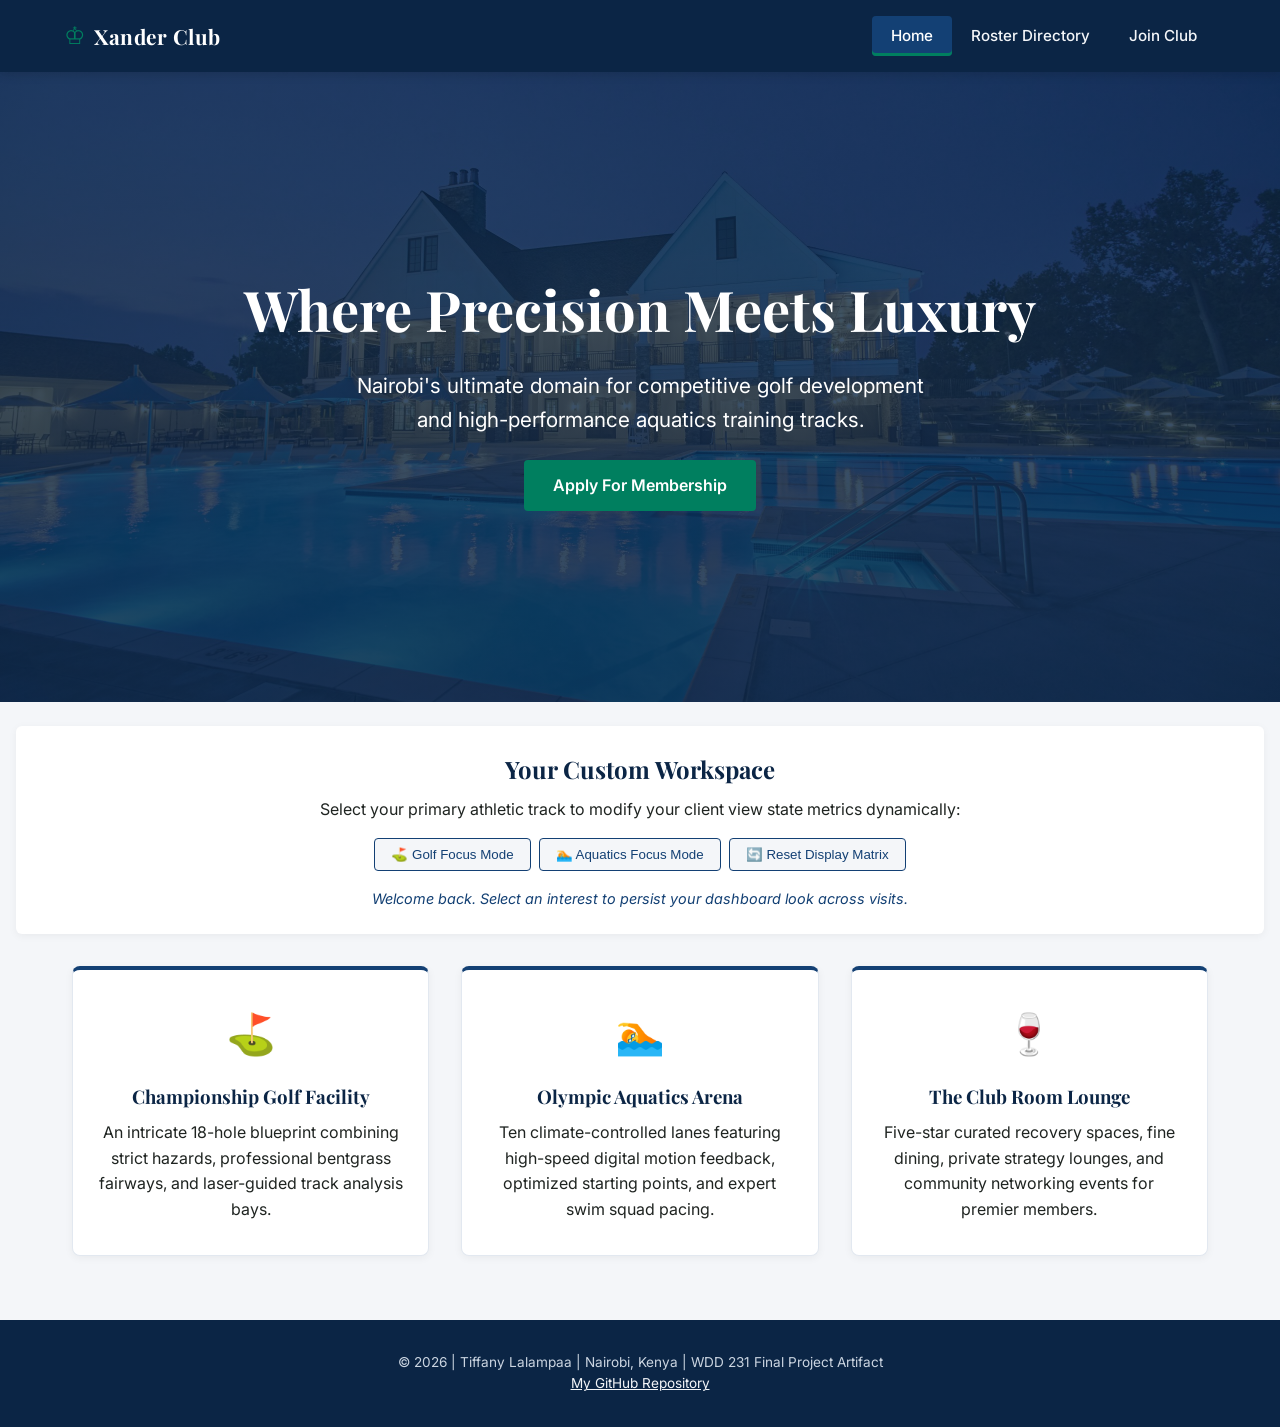
<file: finalproject/index.html>
<!DOCTYPE html>
<html lang="en">
<head>
    <meta charset="UTF-8">
    <meta name="viewport" content="width=device-width, initial-scale=1.0">
    <title>Xander Sports and Country Club - Premium Elite Athletic Hub - By Tiffany Lalampaa</title>
    <meta name="description" content="Welcome to Xander Sports and Country Club. Explore elite golf clinics, advanced aquatics arrays, and world-class sports performance coaching in Nairobi.">
    <meta name="author" content="Tiffany Lalampaa">
    <link rel="icon" href="images/favicon.ico" type="image/x-icon">

    <meta property="og:title" content="Xander Sports and Country Club - Elite Athletic Hub">
    <meta property="og:description" content="Discover professional golf coaching, high-efficiency aquatics, and modern fitness facilities tailored for elite athletes.">
    <meta property="og:image" content="finalproject/images/ogsiteview.webp">
    <meta property="og:url" content="https://tiffanylamp.github.io/wdd231/finalproject/index.html">
    <meta property="og:type" content="website">

    <link rel="preconnect" href="https://fonts.googleapis.com">
    <link rel="preconnect" href="https://fonts.gstatic.com" crossorigin>
    <link href="https://fonts.googleapis.com/css2?family=Inter:wght@400;500;600&family=Playfair+Display:wght@600;700&display=swap" rel="stylesheet">

    <link rel="stylesheet" href="styles/smaller.css" media="screen">
    <link rel="stylesheet" href="styles/larger.css" media="screen">
</head>
<body>

    <header class="club-header">
        <div class="header-container">
            <div class="logo-area">
                <span class="club-crest">&#9812;</span>
                <span class="brand-title">Xander Club</span>
            </div>
            <button class="nav-toggle" id="menuBtn" aria-label="Toggle Navigation Menu">&#9776;</button>
            <nav class="navigation-bar" id="navBar">
                <a href="index.html" class="nav-link active">Home</a>
                <a href="directory.html" class="nav-link">Roster Directory</a>
                <a href="apply.html" class="nav-link">Join Club</a>
            </nav>
        </div>
    </header>

    <main class="home-main">
        <section class="hero-block">
            <div class="hero-overlay">
                <h1>Where Precision Meets Luxury</h1>
                <p>Nairobi's ultimate domain for competitive golf development and high-performance aquatics training tracks.</p>
                <a href="apply.html" class="cta-button">Apply For Membership</a>
            </div>
        </section>

        <section class="dashboard-widget">
            <h2>Your Custom Workspace</h2>
            <p>Select your primary athletic track to modify your client view state metrics dynamically:</p>
            <div class="preference-controls">
                <button class="pref-btn" data-sport="golf">⛳ Golf Focus Mode</button>
                <button class="pref-btn" data-sport="aquatics">🏊 Aquatics Focus Mode</button>
                <button class="pref-btn" data-sport="all">🔄 Reset Display Matrix</button>
            </div>
            <div class="status-panel" id="statusMessage">
                Welcome back. Select an interest to persist your dashboard look across visits.
            </div>
        </section>

        <section class="amenities-grid">
            <a href="directory.html#golf-coaches" class="card-anchor-wrapper" aria-label="View Championship Golf Facility Roster">
                <div class="amenity-card">
                    <div class="card-image-fallback">⛳</div>
                    <h3>Championship Golf Facility</h3>
                    <p>An intricate 18-hole blueprint combining strict hazards, professional bentgrass fairways, and laser-guided track analysis bays.</p>
                </div>
            </a>

            <a href="directory.html#swim-coaches" class="card-anchor-wrapper" aria-label="View Olympic Aquatics Arena Roster">
                <div class="amenity-card">
                    <div class="card-image-fallback">🏊</div>
                    <h3>Olympic Aquatics Arena</h3>
                    <p>Ten climate-controlled lanes featuring high-speed digital motion feedback, optimized starting points, and expert swim squad pacing.</p>
                </div>
            </a>

            <a href="apply.html" class="card-anchor-wrapper" aria-label="Apply for Xander Club Membership">
                <div class="amenity-card">
                    <div class="card-image-fallback">🍷</div>
                    <h3>The Club Room Lounge</h3>
                    <p>Five-star curated recovery spaces, fine dining, private strategy lounges, and community networking events for premier members.</p>
                </div>
            </a>
        </section>
    </main>

    <footer class="club-footer">
        <p>&copy; 2026 | Tiffany Lalampaa | Nairobi, Kenya | WDD 231 Final Project Artifact</p>
        <p><a href="https://github.com/tiffanylamp/wdd231" target="_blank" class="footer-link">My GitHub Repository</a></p>
    </footer>

    <script src="scripts/main.js" type="module"></script>
</body>
</html>
</file>
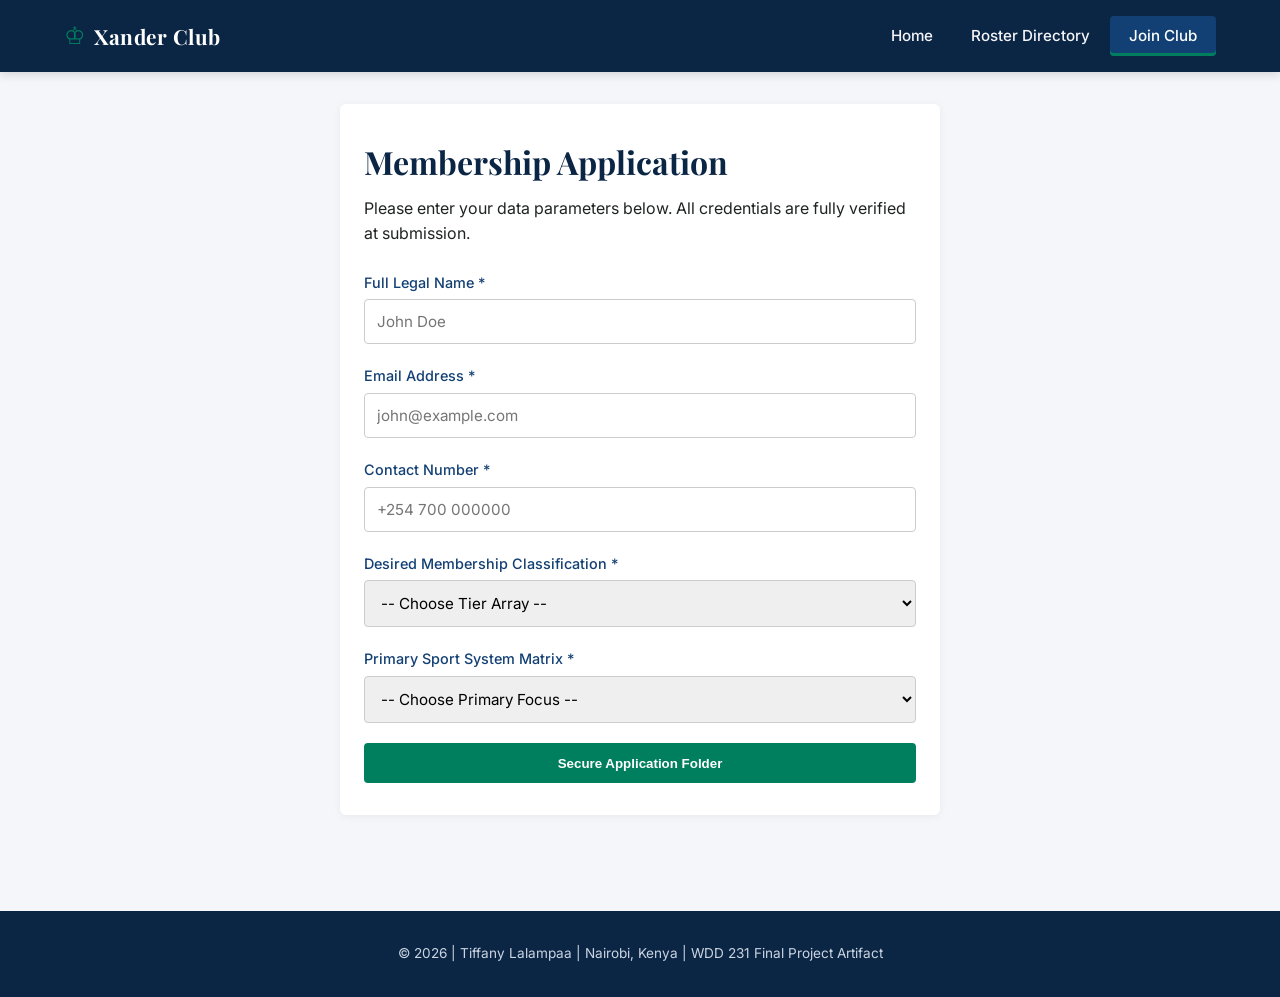
<file: finalproject/apply.html>
<!DOCTYPE html>
<html lang="en">
<head>
    <meta charset="UTF-8">
    <meta name="viewport" content="width=device-width, initial-scale=1.0">
    <title>Membership Enrollment - Xander Country Club</title>
    <meta name="description" content="Submit your digital application folder for corporate, family, or individual sports tier entry to Xander Club.">
    <meta name="author" content="Tiffany Lalampaa">
    
    <meta property="og:title" content="Join Our Elite Membership Program Today">
    <meta property="og:description" content="Apply for our premium fitness or coaching membership tiers. Complete our secure registration form to start your journey.">
    <meta property="og:image" content="https://tiffanylamp.github.io/wdd231/finalproject/images/ogsiteview.webp">
    <meta property="og:url" content="https://tiffanylamp.github.io/wdd231/finalproject/apply.html">
    
    <link rel="icon" href="images/favicon.ico" type="image/x-icon">

    <link rel="preconnect" href="https://fonts.googleapis.com">
    <link rel="preconnect" href="https://fonts.gstatic.com" crossorigin>
    <link href="https://fonts.googleapis.com/css2?family=Inter:wght@400;500;600&family=Playfair+Display:wght@600;700&display=swap" rel="stylesheet">

    <link rel="stylesheet" href="styles/smaller.css">
    <link rel="stylesheet" href="styles/larger.css" media="screen and (min-width: 641px)">
</head>
<body>

    <header class="club-header">
        <div class="header-container">
            <div class="logo-area">
                <span class="club-crest">&#9812;</span>
                <span class="brand-title">Xander Club</span>
            </div>
            <button class="nav-toggle" id="menuBtn" aria-label="Toggle Navigation Menu">&#9776;</button>
            <nav class="navigation-bar" id="navBar">
                <a href="index.html" class="nav-link">Home</a>
                <a href="directory.html" class="nav-link">Roster Directory</a>
                <a href="apply.html" class="nav-link active">Join Club</a>
            </nav>
        </div>
    </header>

    <main class="form-main">
        <section class="form-container-box">
            <h1>Membership Application</h1>
            <p>Please enter your data parameters below. All credentials are fully verified at submission.</p>

            <form action="thankyou.html" method="get" class="enrollment-form">
                <label class="input-block">
                    <span>Full Legal Name *</span>
                    <input type="text" name="applicantName" required autocomplete="name" placeholder="John Doe">
                </label>

                <label class="input-block">
                    <span>Email Address *</span>
                    <input type="email" name="applicantEmail" required autocomplete="email" placeholder="john@example.com">
                </label>

                <label class="input-block">
                    <span>Contact Number *</span>
                    <input type="tel" name="applicantPhone" required autocomplete="tel" placeholder="+254 700 000000">
                </label>

                <label class="input-block">
                    <span>Desired Membership Classification *</span>
                    <select name="tierSelection" required>
                        <option value="">-- Choose Tier Array --</option>
                        <option value="Premier Corporate">Premier Corporate Entry</option>
                        <option value="Elite Family Suite">Elite Family Multi-Sport</option>
                        <option value="Individual Athlete">Individual Athlete Track</option>
                    </select>
                </label>

                <label class="input-block">
                    <span>Primary Sport System Matrix *</span>
                    <select name="primarySport" required>
                        <option value="">-- Choose Primary Focus --</option>
                        <option value="Championship Golf">Championship Golf Track</option>
                        <option value="Olympic Aquatics">Olympic Aquatics Array</option>
                        <option value="Dual Sport Performance">Dual Sport Portfolio</option>
                    </select>
                </label>

                <button type="submit" class="form-submit-button">Secure Application Folder</button>
            </form>
        </section>
    </main>

    <footer class="club-footer">
        <p>&copy; 2026 | Tiffany Lalampaa | Nairobi, Kenya | WDD 231 Final Project Artifact</p>
    </footer>

    <script src="scripts/main.js" type="module"></script>
</body>
</html>
</file>
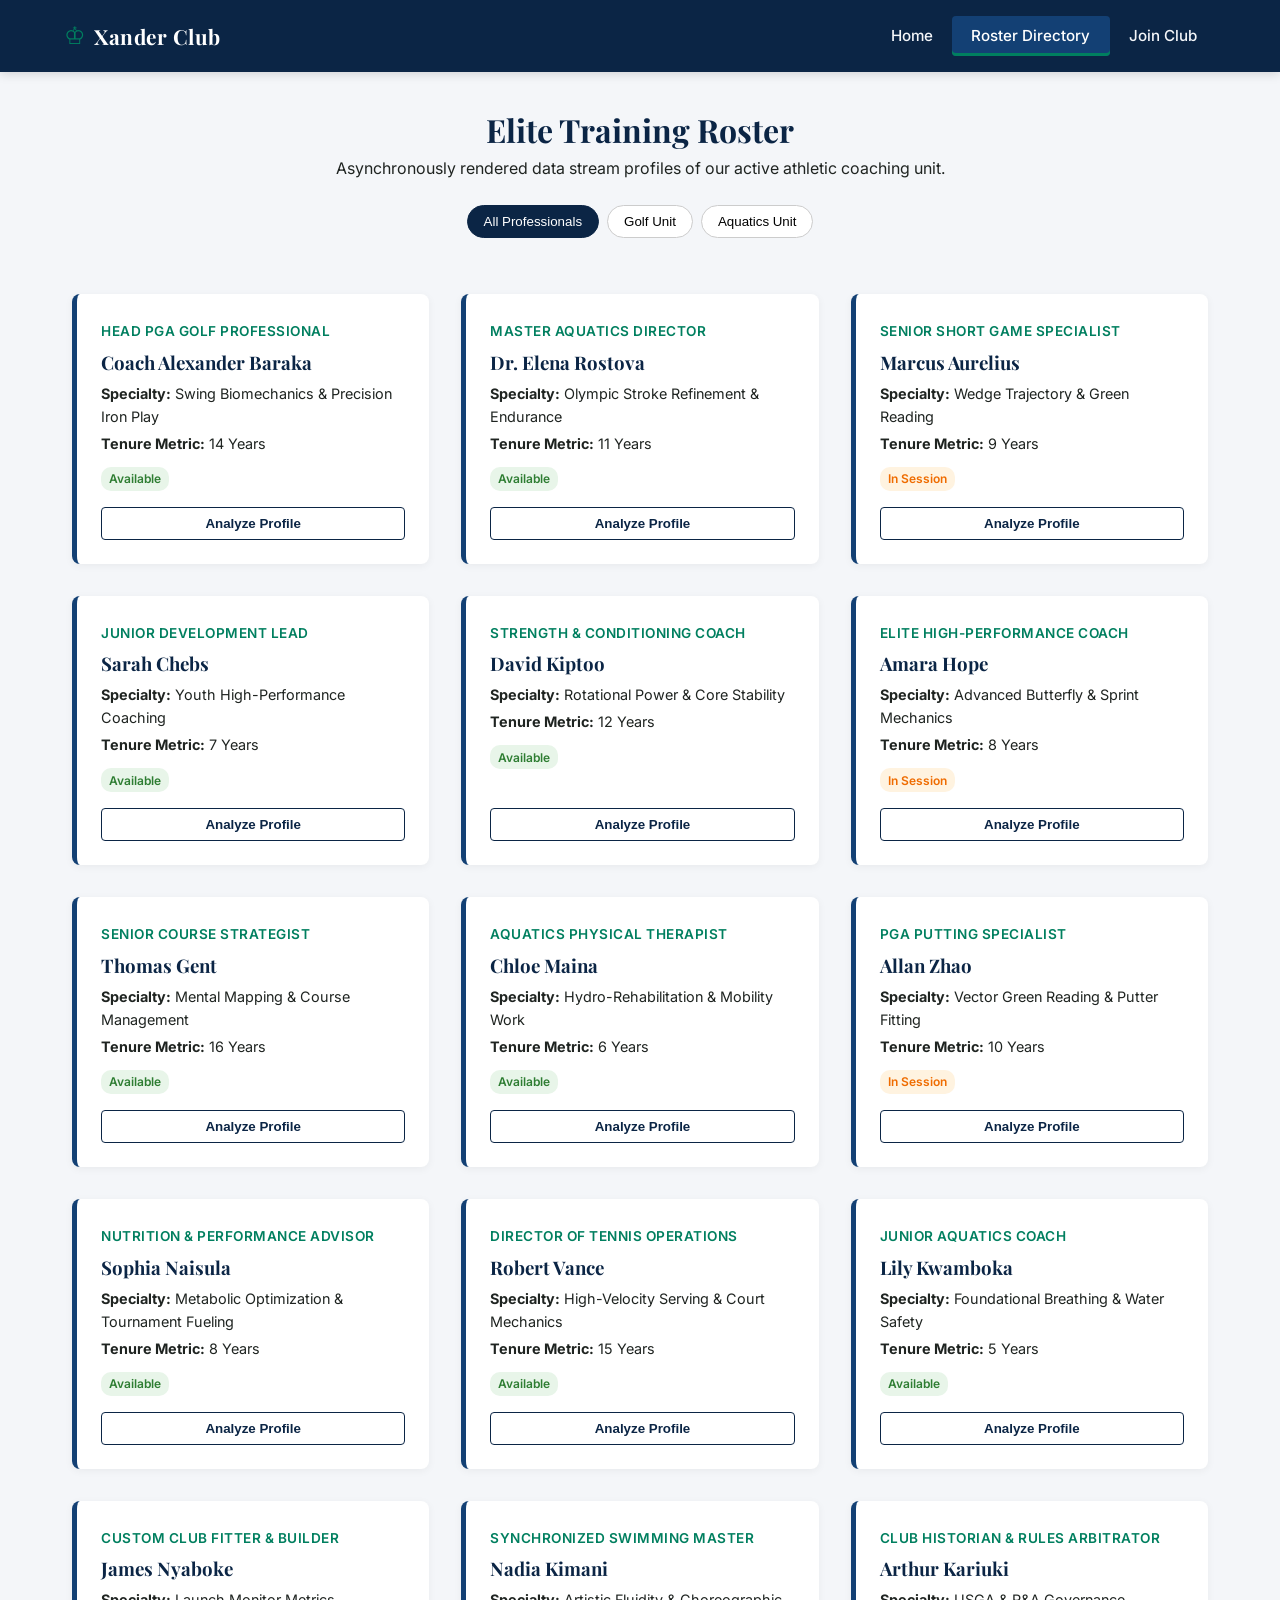
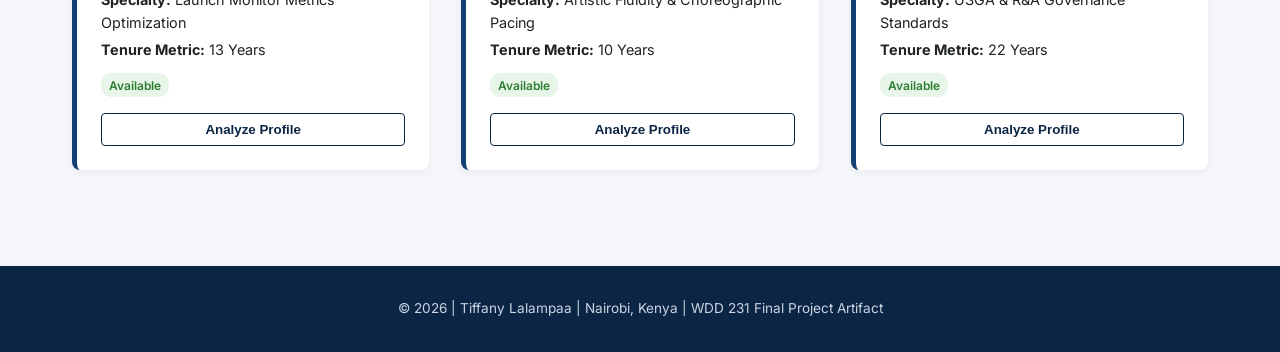
<file: finalproject/directory.html>
<!DOCTYPE html>
<html lang="en">
<head>
    <meta charset="UTF-8">
    <meta name="viewport" content="width=device-width, initial-scale=1.0">
    <title>Elite Professional Directory - Xander Country Club</title>
    <meta name="description" content="Meet our 15+ world-class athletic trainers and PGA golf professionals. Filter backgrounds and view availability charts in real-time.">
    <meta name="author" content="Tiffany Lalampaa">
    <link rel="icon" href="images/favicon.ico" type="image/x-icon">

    <meta property="og:title" content="Xander Club - Professional Directory Matrix">
    <meta property="og:description" content="Filter through our expert coaching staff. View detailed qualifications using interactive modal interfaces.">
    <meta property="og:image" content="finalproject/images/ogsiteview.jpg">
    <meta property="og:url" content="https://tiffanylamp.github.io/wdd231/finalproject/directory.html">
    <meta property="og:type" content="website">

    <link rel="preconnect" href="https://fonts.googleapis.com">
    <link rel="preconnect" href="https://fonts.gstatic.com" crossorigin>
    <link href="https://fonts.googleapis.com/css2?family=Inter:wght@400;500;600&family=Playfair+Display:wght@600;700&display=swap" rel="stylesheet">

    <link rel="stylesheet" href="styles/smaller.css" media="screen">
    <link rel="stylesheet" href="styles/larger.css" media="screen">
</head>
<body>

    <header class="club-header">
        <div class="header-container">
            <div class="logo-area">
                <span class="club-crest">&#9812;</span>
                <span class="brand-title">Xander Club</span>
            </div>
            <button class="nav-toggle" id="menuBtn" aria-label="Toggle Navigation Menu">&#9776;</button>
            <nav class="navigation-bar" id="navBar">
                <a href="index.html" class="nav-link">Home</a>
                <a href="directory.html" class="nav-link active">Roster Directory</a>
                <a href="apply.html" class="nav-link">Join Club</a>
            </nav>
        </div>
    </header>

    <main class="directory-main">
        <header class="section-heading">
            <h1>Elite Training Roster</h1>
            <p>Asynchronously rendered data stream profiles of our active athletic coaching unit.</p>
            
            <div class="filter-controls">
                <button class="filter-btn active" data-filter="all">All Professionals</button>
                <button class="filter-btn" data-filter="Golf">Golf Unit</button>
                <button class="filter-btn" data-filter="Aquatics">Aquatics Unit</button>
            </div>
        </header>

        <section class="roster-grid" id="rosterContainer"></section>

        <dialog class="info-modal" id="detailsModal">
            <div class="modal-wrapper">
                <button class="close-modal-btn" id="closeModal" aria-label="Close details dialog">&times;</button>
                <div class="modal-body-content" id="modalContent">
                    </div>
            </div>
        </dialog>
    </main>

    <footer class="club-footer">
        <p>&copy; 2026 | Tiffany Lalampaa | Nairobi, Kenya | WDD 231 Final Project Artifact</p>
    </footer>

    <script src="scripts/main.js" type="module"></script>
    <script src="scripts/roster.js" type="module"></script>
</body>
</html>
</file>
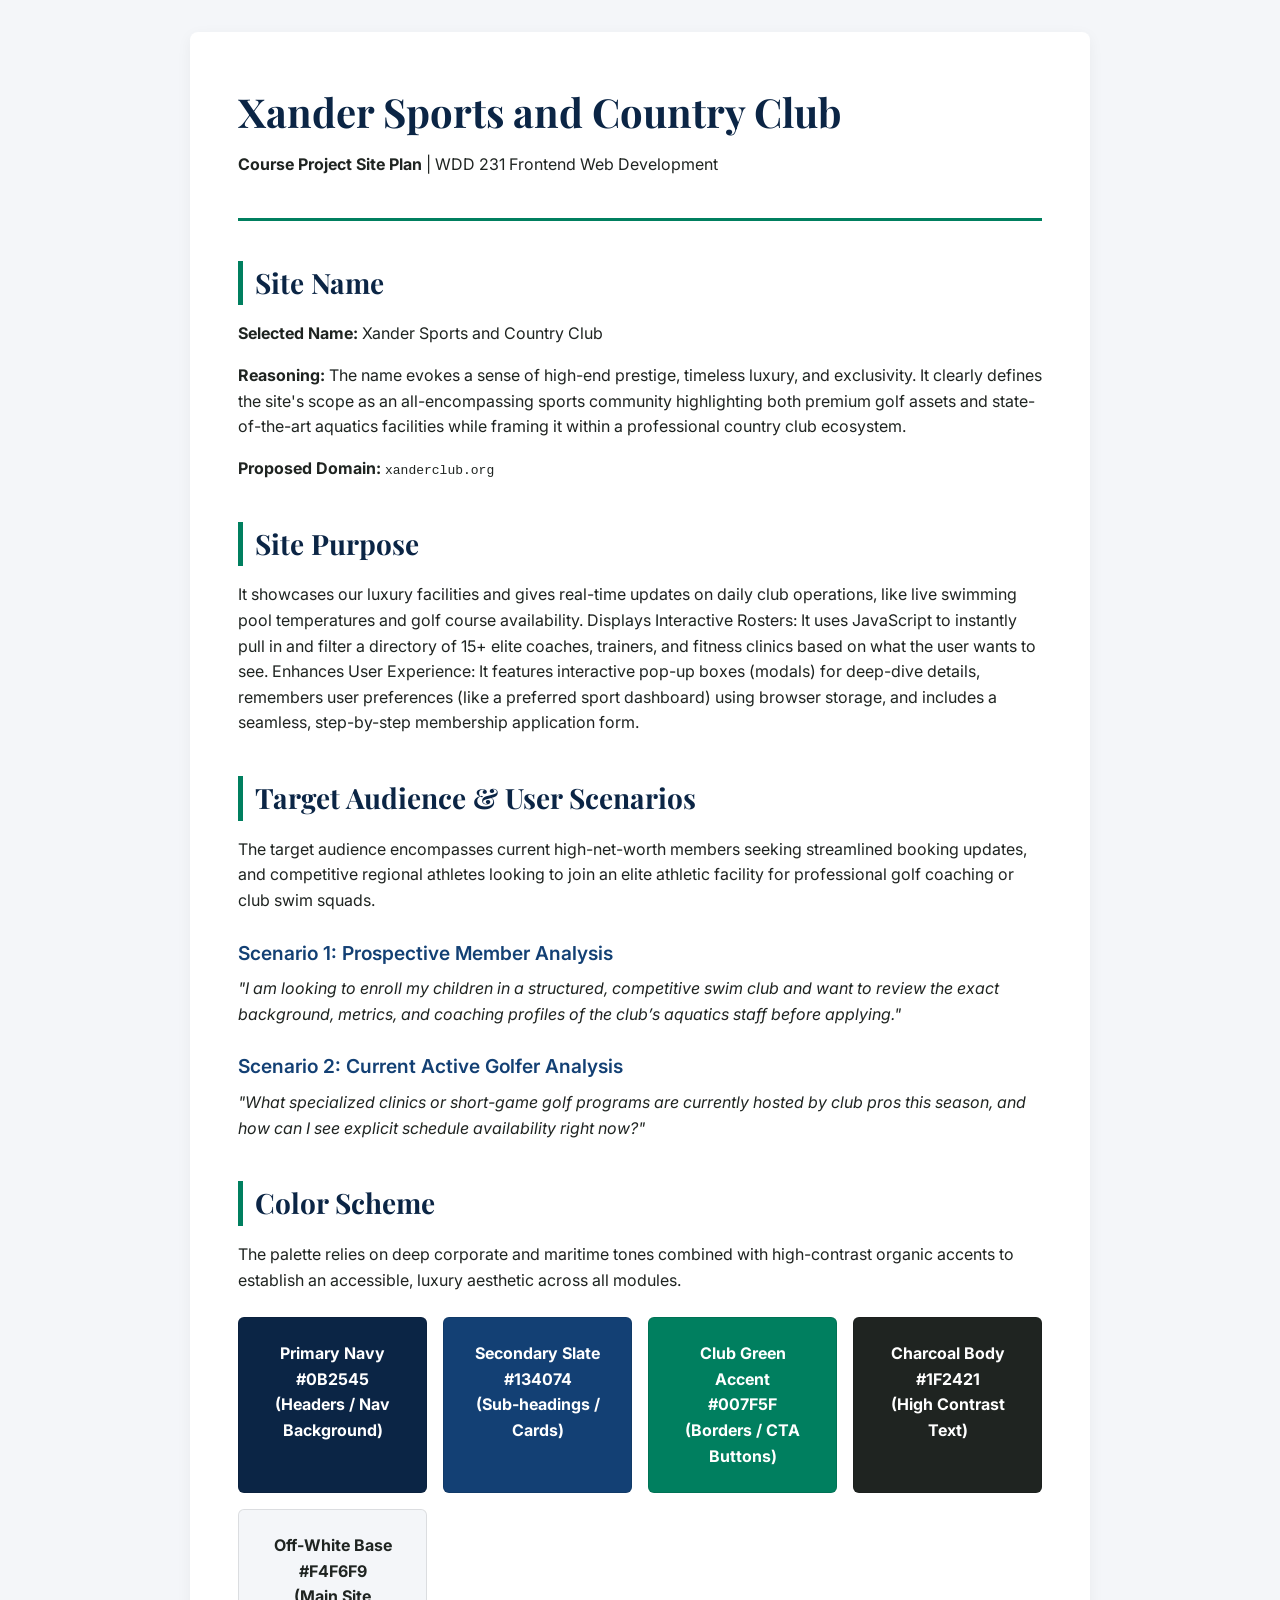
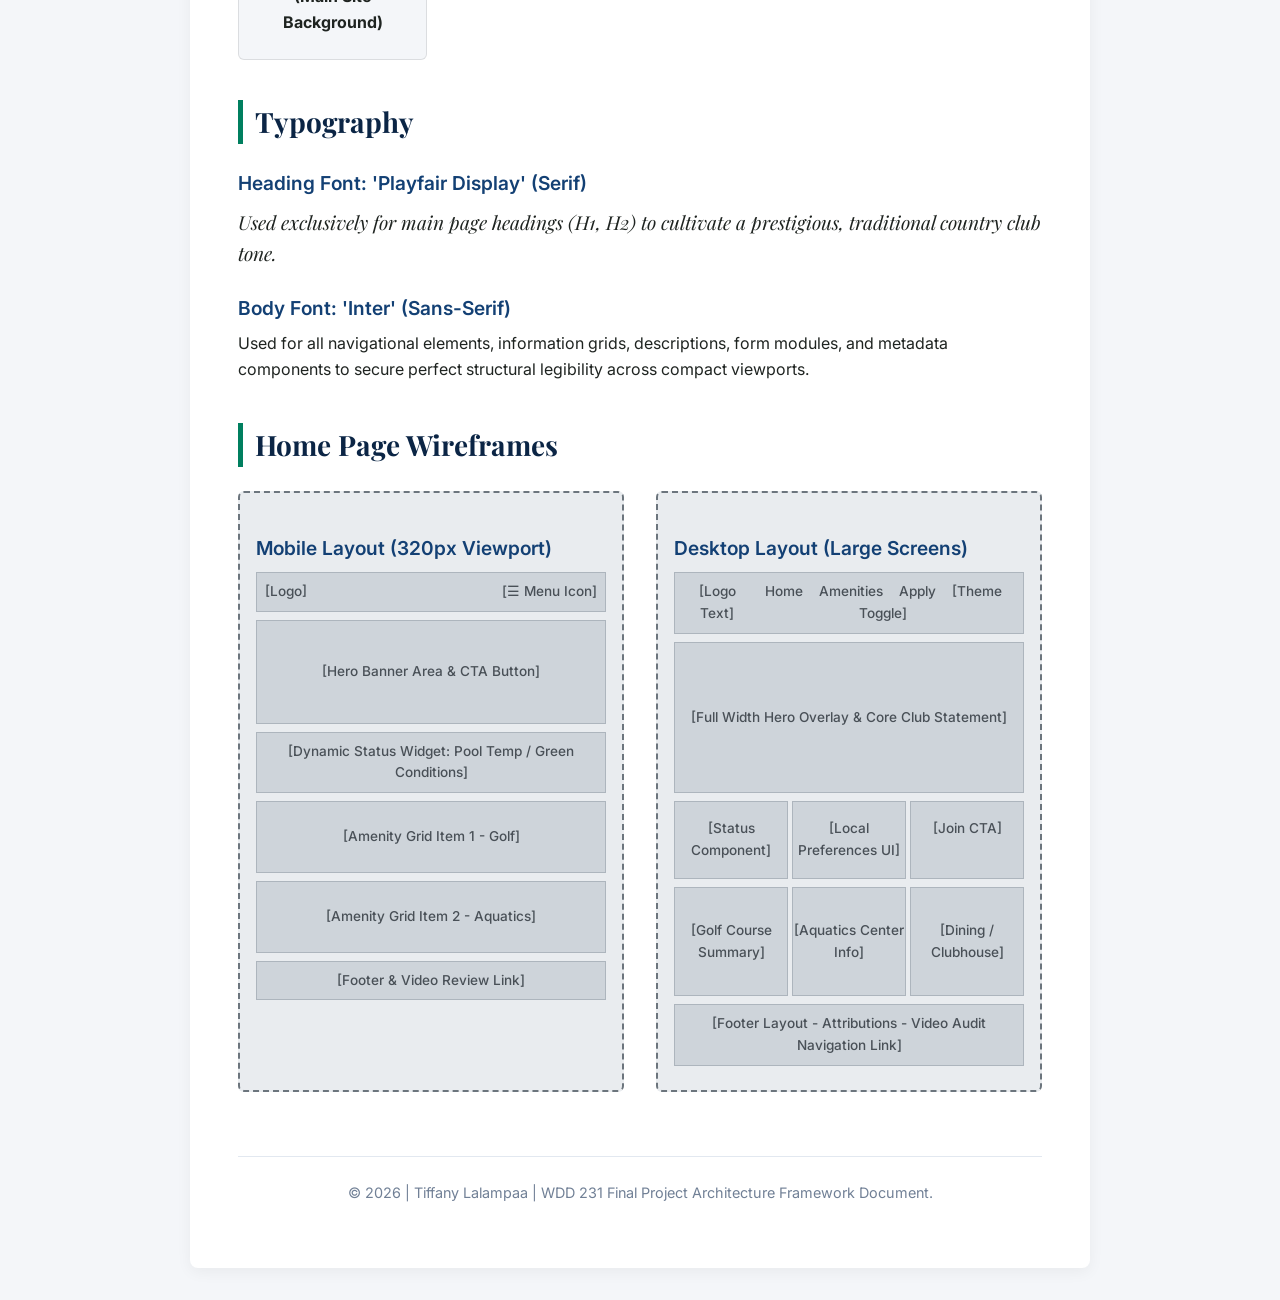
<file: finalproject/siteplan.html>
<!DOCTYPE html>
<html lang="en">
<head>
    <meta charset="UTF-8">
    <meta name="viewport" content="width=device-width, initial-scale=1.0">
    <title>Xander Sports and Country Club - Site Plan</title>
    <meta name="description" content="This is a detailed development, design, and content planning document for the Xander Sports and Country Club portfolio web project.">
    <meta name="author" content="Tiffany Lalampaa">
    <link rel="icon" href="images/favicon.ico" type="image/x-icon">

    <meta property="og:title" content="Xander Sports and Country Club">
    <meta property="og:description" content="Detailed website showcasing our high-end sporting services for athletes in Nairobi, Kenya.">
    <meta property="og:image" content="https://github.com/tiffanylamp/wdd231/raw/main/chamber/images/nairobi-og.png">
    <meta property="og:url" content="https://your-username.github.io/wdd231/finalproject/siteplan.html">
    <meta property="og:type" content="website">
    
    <link rel="preconnect" href="https://fonts.googleapis.com">
    <link rel="preconnect" href="https://fonts.gstatic.com" crossorigin>
    <link href="https://fonts.googleapis.com/css2?family=Inter:wght@400;500;600&family=Playfair+Display:ital,wght@0,600;1,400&display=swap" rel="stylesheet">
    
    <link rel="stylesheet" href="styles/siteplan.css">
</head>
<body>

    <div class="container">
        <header>
            <h1>Xander Sports and Country Club</h1>
            <p><strong>Course Project Site Plan</strong> | WDD 231 Frontend Web Development</p>
        </header>

        <main>
            <section>
                <h2>Site Name</h2>
                <p><strong>Selected Name:</strong> Xander Sports and Country Club</p>
                <p><strong>Reasoning:</strong> The name evokes a sense of high-end prestige, timeless luxury, and exclusivity. 
                    It clearly defines the site's scope as an all-encompassing sports community highlighting both premium golf assets 
                    and state-of-the-art aquatics facilities while framing it within a professional country club ecosystem.</p>
                <p><strong>Proposed Domain:</strong> <code>xanderclub.org</code></p>
            </section>

            <section>
                <h2>Site Purpose</h2>
                <p>It showcases our luxury facilities and gives real-time updates on daily club operations, 
                    like live swimming pool temperatures and golf course availability. Displays Interactive Rosters: It uses JavaScript 
                    to instantly pull in and filter a directory of 15+ elite coaches, trainers, and fitness clinics based on what the user 
                    wants to see. Enhances User Experience: It features interactive pop-up boxes (modals) for deep-dive details, remembers 
                    user preferences (like a preferred sport dashboard) using browser storage, and includes a seamless, step-by-step membership application form.</p>
            </section>

            <section>
                <h2>Target Audience &amp; User Scenarios</h2>
                <p>The target audience encompasses current high-net-worth members seeking streamlined booking updates, 
                    and competitive regional athletes looking to join an elite athletic facility for professional golf coaching or club swim squads.</p>
                
                <h3>Scenario 1: Prospective Member Analysis</h3>
                <p><em>"I am looking to enroll my children in a structured, competitive swim club and want to review the exact background, 
                    metrics, and coaching profiles of the club’s aquatics staff before applying."</em></p>
                
                <h3>Scenario 2: Current Active Golfer Analysis</h3>
                <p><em>"What specialized clinics or short-game golf programs are currently hosted by club pros this season, 
                    and how can I see explicit schedule availability right now?"</em></p>
            </section>

            <section>
                <h2>Color Scheme</h2>
                <p>The palette relies on deep corporate and maritime tones combined with high-contrast organic accents to 
                    establish an accessible, luxury aesthetic across all modules.</p>
                
                <div class="palette">
                    <div class="swatch swatch-primary">Primary Navy<br>#0B2545<br>(Headers / Nav Background)</div>
                    <div class="swatch swatch-secondary">Secondary Slate<br>#134074<br>(Sub-headings / Cards)</div>
                    <div class="swatch swatch-highlight">Club Green Accent<br>#007F5F<br>(Borders / CTA Buttons)</div>
                    <div class="swatch swatch-dark">Charcoal Body<br>#1F2421<br>(High Contrast Text)</div>
                    <div class="swatch swatch-light">Off-White Base<br>#F4F6F9<br>(Main Site Background)</div>
                </div>
                <!-- <p><strong>Usage Policy:</strong> High contrast ratios are mathematically enforced across all text modules to achieve safe AA/AAA accessibility baselines via the WAVE auditing standard.</p> -->
            </section>

            <section>
                <h2>Typography</h2>
                <h3>Heading Font: 'Playfair Display' (Serif)</h3>
                <p class="heading-sample">Used exclusively for main page headings (H1, H2) to cultivate a prestigious, traditional country club tone.</p>
                
                <h3>Body Font: 'Inter' (Sans-Serif)</h3>
                <p class="body-sample">Used for all navigational elements, information grids, descriptions, form modules, and metadata components to secure perfect structural legibility across compact viewports.</p>
            </section>

            <section>
                <h2>Home Page Wireframes</h2>
                <!-- <p>The interface maps out clean structural layouts optimizing content scanning speeds without triggering layout shifts (CLS).</p> -->
                
                <div class="wireframe-container">
                    <div class="wireframe-box">
                        <h3>Mobile Layout (320px Viewport)</h3>
                        <div class="wf-element wf-nav-desktop">
                            <span>[Logo]</span>
                            <span>[☰ Menu Icon]</span>
                        </div>
                        <div class="wf-element wf-hero-mobile">[Hero Banner Area &amp; CTA Button]</div>
                        <div class="wf-element">[Dynamic Status Widget: Pool Temp / Green Conditions]</div>
                        <div class="wf-element wf-card-mobile">[Amenity Grid Item 1 - Golf]</div>
                        <div class="wf-element wf-card-mobile">[Amenity Grid Item 2 - Aquatics]</div>
                        <div class="wf-element">[Footer &amp; Video Review Link]</div>
                    </div>

                    <div class="wireframe-box">
                        <h3>Desktop Layout (Large Screens)</h3>
                        <div class="wf-element wf-nav-desktop">
                            <span>[Logo Text]</span>
                            <span>Home &nbsp;&nbsp; Amenities &nbsp;&nbsp; Apply &nbsp;&nbsp; [Theme Toggle]</span>
                        </div>
                        <div class="wf-element wf-hero-desktop">[Full Width Hero Overlay &amp; Core Club Statement]</div>
                        <div class="wf-grid-3">
                            <div class="wf-element wf-pane">[Status Component]</div>
                            <div class="wf-element wf-pane">[Local Preferences UI]</div>
                            <div class="wf-element wf-pane">[Join CTA]</div>
                        </div>
                        <div class="wf-grid-3">
                            <div class="wf-element wf-card-desktop">[Golf Course Summary]</div>
                            <div class="wf-element wf-card-desktop">[Aquatics Center Info]</div>
                            <div class="wf-element wf-card-desktop">[Dining / Clubhouse]</div>
                        </div>
                        <div class="wf-element">[Footer Layout - Attributions - Video Audit Navigation Link]</div>
                    </div>
                </div>
            </section>
        </main>

        <footer>
            <p>&copy; 2026 | Tiffany Lalampaa | WDD 231 Final Project Architecture Framework Document.</p>
        </footer>
    </div>

</body>
</html>
</file>
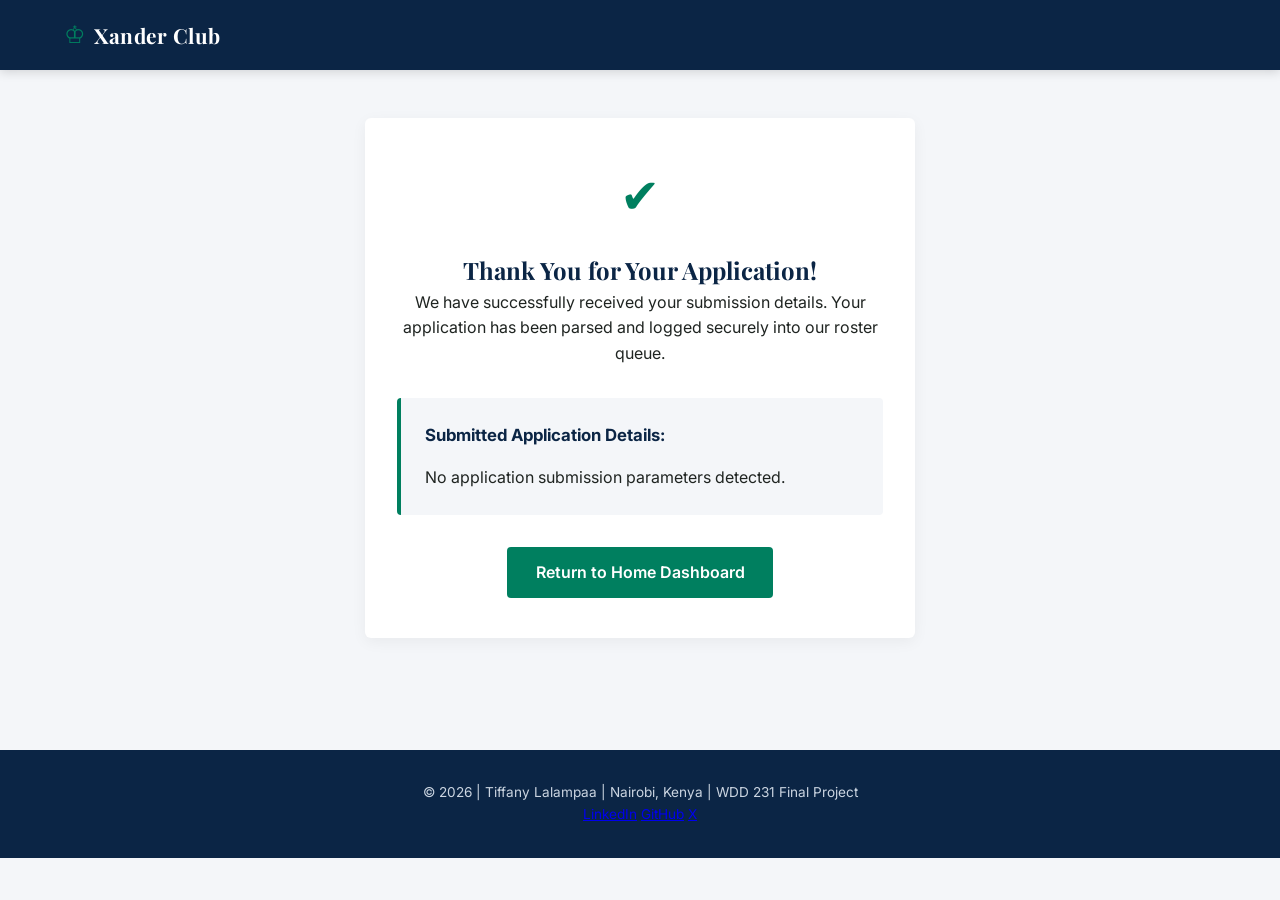
<file: finalproject/thankyou.html>
<!DOCTYPE html>
<html lang="en">
<head>
    <meta charset="UTF-8">
    <meta name="viewport" content="width=device-width, initial-scale=1.0">
    <title>Application Received - Xander Country Club</title>
    <meta name="description" content="Your membership application folder has been successfully received, serialized, and logged by the Xander Club admissions unit.">
    <meta name="author" content="Tiffany Lalampaa">
    <link rel="icon" href="images/favicon.ico" type="image/x-icon">

    <link rel="preconnect" href="https://fonts.googleapis.com">
    <link rel="preconnect" href="https://fonts.gstatic.com" crossorigin>
    <link href="https://fonts.googleapis.com/css2?family=Inter:wght=400;500;600&family=Playfair+Display:wght=600;700&display=swap" rel="stylesheet">

    <link rel="stylesheet" href="styles/smaller.css">
    <link rel="stylesheet" href="styles/larger.css" media="screen and (min-width: 641px)">
</head>
<body>

    <header class="club-header">
        <div class="header-container">
            <div class="logo-area">
                <span class="club-crest">&#9812;</span>
                <span class="brand-title">Xander Club</span>
            </div>
        </div>
    </header>

    <main class="thanks-main">
        <section class="receipt-card">
            <span class="success-icon">&#10004;</span>
            <h1>Thank You for Your Application!</h1>
            <p>We have successfully received your submission details. Your application has been parsed and logged securely into our roster queue.</p>
            
            <div class="data-dump-box">
                <h2>Submitted Application Details:</h2>
                <div id="formSummary" class="param-output-grid"></div>
            </div>

            <a href="index.html" class="return-home-btn">Return to Home Dashboard</a>
        </section>
    </main>

    <footer class="club-footer">
        <div class="footer-container">
            <div class="footer-left">
                <p>&copy; 2026 | Tiffany Lalampaa | Nairobi, Kenya | WDD 231 Final Project</p>
            </div>
            <div class="footer-right">
                <a href="https://linkedin.com" target="_blank" rel="noopener" class="social-link" aria-label="LinkedIn">LinkedIn</a>
                <a href="https://github.com/tiffanylamp" target="_blank" rel="noopener" class="social-link" aria-label="GitHub">GitHub</a>
                <a href="https://x.com" target="_blank" rel="noopener" class="social-link" aria-label="X Social">X</a>
            </div>
        </div>
    </footer>

    <script src="scripts/thanks.js" type="module"></script>
</body>
</html>
</file>
<file: finalproject/styles/smaller.css>
/* --- COMPREHENSIVE DESIGN FRAMEWORK ROOT VARIABLES --- */
:root {
    --primary: #0B2545;        
    --secondary: #134074;      
    --accent: #007F5F;        
    --text-dark: #1F2421;      /* Clean High Contrast Dark Charcoal Text (Passes WCAG AA easily) */
    --bg-light: #F4F6F9;       
    --bg-white: #FFFFFF;
    
    --serif-font: 'Playfair Display', Georgia, serif;
    --sans-font: 'Inter', Helvetica, sans-serif;
    --transition-speed: 0.25s ease-in-out;
}

/* --- RESET BOUNDS --- */
* {
    box-sizing: border-box;
    margin: 0;
    padding: 0;
}

body {
    font-family: var(--sans-font);
    background-color: var(--bg-light);
    color: var(--text-dark);
    line-height: 1.6;
}

/* --- ACCESSIBLE WAYFINDING HEADER & NAV MATRIX --- */
.club-header {
    background-color: var(--primary);
    color: var(--bg-white);
    position: sticky;
    top: 0;
    z-index: 1000;
    box-shadow: 0 2px 10px rgba(0,0,0,0.15);
}

.header-container {
    display: flex;
    justify-content: space-between;
    align-items: center;
    padding: 1rem 1.5rem;
    max-width: 1200px;
    margin: 0 auto;
}

.logo-area {
    display: flex;
    align-items: center;
    gap: 0.5rem;
}

.club-crest {
    font-size: 1.5rem;
    color: var(--accent);
}

.brand-title {
    font-family: var(--serif-font);
    font-size: 1.3rem;
    font-weight: 700;
    letter-spacing: 0.5px;
}

/* Hamburger button styling for smaller screen viewports */
.nav-toggle {
    background: none;
    border: none;
    color: var(--bg-white);
    font-size: 1.8rem;
    cursor: pointer;
    padding: 0.25rem;
    display: block; /* Visible by default on mobile devices */
    transition: var(--transition-speed);
}

.nav-toggle:hover, .nav-toggle:focus {
    color: var(--accent);
    outline: none;
}

.navigation-bar {
    display: none; /* Collapsed state target for JS click */
    flex-direction: column;
    width: 100%;
    position: absolute;
    top: 100%;
    left: 0;
    background-color: var(--primary);
    box-shadow: 0 4px 10px rgba(0,0,0,0.1);
}

/* Open navigation class toggle target */
.navigation-bar.open {
    display: flex;
}

.nav-link {
    color: var(--bg-light);
    text-decoration: none;
    padding: 1rem 1.5rem;
    font-weight: 500;
    font-size: 0.95rem;
    border-bottom: 1px solid rgba(255,255,255,0.05);
    transition: var(--transition-speed);
}

/* Wayfinding highlights matching criterion rule */
.nav-link:hover, .nav-link:focus, .nav-link.active {
    background-color: var(--secondary);
    color: var(--bg-white);
    border-left: 4px solid var(--accent);
}

/* --- HOME INTERFACE LAYOUT TRACK --- */
.hero-block {
    background: linear-gradient(rgba(11, 37, 69, 0.75), rgba(11, 37, 69, 0.85)), url('../images/sitehero.webp') center/cover no-repeat #0b2545;
    min-height: 60vh;
    display: flex;
    align-items: center;
    justify-content: center;
    text-align: center;
    padding: 2rem 1rem;
    color: var(--bg-white);
}

.hero-overlay h1 {
    font-family: var(--serif-font);
    font-size: 2.2rem;
    margin-bottom: 1rem;
}

.hero-overlay p {
    font-size: 1.05rem;
    max-width: 600px;
    margin: 0 auto 1.5rem auto;
}

.cta-button, .form-submit-button, .return-home-btn {
    display: inline-block;
    background-color: var(--accent);
    color: var(--bg-white);
    text-decoration: none;
    padding: 0.8rem 1.8rem;
    font-weight: 600;
    border-radius: 4px;
    border: none;
    cursor: pointer;
    transition: var(--transition-speed);
}

.cta-button:hover, .form-submit-button:hover, .return-home-btn:hover {
    background-color: var(--secondary);
    box-shadow: 0 2px 8px rgba(0,0,0,0.2);
}

/* --- LOCAL STORAGE USER STATE PANEL --- */
.dashboard-widget {
    background: var(--bg-white);
    margin: 1.5rem 1rem;
    padding: 1.5rem;
    border-radius: 6px;
    box-shadow: 0 2px 8px rgba(0,0,0,0.05);
    text-align: center;
}

.dashboard-widget h2 {
    font-family: var(--serif-font);
    color: var(--primary);
    margin-bottom: 0.5rem;
}

.preference-controls {
    display: flex;
    flex-wrap: wrap;
    gap: 0.5rem;
    justify-content: center;
    margin: 1rem 0;
}

.pref-btn {
    background-color: var(--bg-light);
    border: 1px solid var(--secondary);
    color: var(--secondary);
    padding: 0.5rem 1rem;
    cursor: pointer;
    font-weight: 500;
    border-radius: 4px;
    transition: var(--transition-speed);
}

.pref-btn:hover, .pref-btn.active {
    background-color: var(--secondary);
    color: var(--bg-white);
}

.status-panel {
    margin-top: 0.75rem;
    font-size: 0.9rem;
    font-style: italic;
    color: var(--secondary);
}

/* --- CORE MAIN CONTENT COMPONENT LAYOUT TRACK --- */
.amenities-grid, .roster-grid {
    display: flex;
    flex-direction: column;
    gap: 1.5rem;
    padding: 1.5rem 1rem;
}

/* 1. Combined Amenity Card Base Styles */
.amenity-card {
    background: var(--bg-white);
    padding: 2rem 1.5rem;
    border-radius: 8px;
    box-shadow: 0 2px 8px rgba(0,0,0,0.05);
    border: 1px solid #e2e8f0;
    border-top: 4px solid var(--secondary); /* Restores your colored top accent bar */
    text-align: center;
    
    /* Smooth transition animation timing engine */
    transition: transform 0.3s cubic-bezier(0.25, 1, 0.5, 1), 
                box-shadow 0.3s ease, 
                border-color 0.3s ease;
}

.amenity-card h3 {
    font-family: var(--serif-font);
    color: var(--primary);
    margin-bottom: 0.5rem;
}

/* 2. Icon / Emoji Animation Settings */
.amenity-card .card-image-fallback {
    font-size: 2.5rem;
    margin-bottom: 1rem;
    display: inline-block;
    transition: transform 0.3s ease;
}

/* 3. HTML Link Anchor Reset Rules (PUT THIS RIGHT HERE) */
.card-anchor-wrapper {
    text-decoration: none; /* Strips default blue underlines */
    color: inherit;         /* Prevents text from changing color */
    display: block;        /* Makes the entire wrapper a clickable block */
}

/* 4. Interactive Hover States (Triggered cleanly through our wrappers) */
.card-anchor-wrapper:hover .amenity-card {
    transform: translateY(-6px);
    box-shadow: 0 12px 30px rgba(11, 37, 69, 0.1);
    border-color: var(--primary);
}

.card-anchor-wrapper:hover .card-image-fallback {
    transform: scale(1.1);
}

/* --- DATA DRIVEN ROSTER GRID CARDS TRACK --- */
.section-heading {
    text-align: center;
    padding: 2rem 1rem 0 1rem;
}

.section-heading h1 {
    font-family: var(--serif-font);
    color: var(--primary);
    font-size: 2rem; 
}

.filter-controls {
    display: flex;
    justify-content: center;
    gap: 0.5rem;
    margin: 1.5rem 0;
}

.filter-btn {
    background-color: var(--bg-white);
    border: 1px solid #ccc;
    padding: 0.5rem 1rem;
    cursor: pointer;
    border-radius: 20px;
    font-weight: 500;
    transition: var(--transition-speed);
}

.filter-btn.active, .filter-btn:hover {
    background-color: var(--primary);
    color: var(--bg-white);
    border-color: var(--primary);
}

/* Base Roster Card with interactive state transition rules */
.roster-card {
    background: var(--bg-white);
    border-radius: 8px; /* Slightly smoother luxury round corner */
    padding: 1.5rem;
    box-shadow: 0 2px 8px rgba(0,0,0,0.05);
    border-left: 5px solid var(--secondary);
    display: flex;
    flex-direction: column;
    justify-content: space-between;
    
    /* Smooth card lift and shadow animation timing engine */
    transition: transform 0.3s cubic-bezier(0.25, 1, 0.5, 1), 
                box-shadow 0.3s ease;
}

/* NEW: Image Box Window Frame Container */
.card-image-box {
    width: 100px;
    height: 100px;
    margin: 0 auto 1rem 0; /* Left aligns the picture box cleanly with your border card flow */
    border-radius: 50%;     /* Turn into a circle profile, or change to 4px for smooth square grids */
    overflow: hidden;       /* Rigid frame constraint layer cuts off zoom blowout */
    box-shadow: 0 4px 10px rgba(0, 0, 0, 0.05);
}

/* NEW: Profile Image Setup with scale timing transition */
.card-image-box img {
    width: 100%;
    height: 100%;
    object-fit: cover;
    transition: transform 0.4s cubic-bezier(0.25, 1, 0.5, 1);
}

/* INTERACTIVE STATE: Card Hover Transforms */
.roster-card:hover {
    transform: translateY(-5px); /* Smooth layout elevation lift */
    box-shadow: 0 12px 25px rgba(11, 37, 69, 0.08); /* Deep modern shadow depth */
}

/* INTERACTIVE STATE: Triggers the 5% zoom effect on the image when card is hovered */
.roster-card:hover .card-image-box img {
    transform: scale(1.05);
}

.card-role {
    font-size: 0.85rem;
    text-transform: uppercase;
    font-weight: 600;
    color: var(--accent);
    letter-spacing: 0.5px;
}

.roster-card h3 {
    font-family: var(--serif-font);
    color: var(--primary);
    margin: 0.25rem 0;
}

.card-meta-line {
    font-size: 0.9rem;
    margin: 0.25rem 0;
}

.status-badge {
    display: inline-block;
    font-size: 0.75rem;
    padding: 0.15rem 0.5rem;
    border-radius: 10px;
    font-weight: 600;
    margin-top: 0.5rem;
    width: max-content;
}

.status-badge.available { background-color: #E8F5E9; color: #2E7D32; }
.status-badge.in-session { background-color: #FFF3E0; color: #EF6C00; }

.view-details-btn {
    background: none;
    border: 1px solid var(--primary);
    color: var(--primary);
    padding: 0.5rem 1rem;
    margin-top: 1rem;
    border-radius: 4px;
    cursor: pointer;
    font-weight: 600;
    transition: var(--transition-speed);
}

.view-details-btn:hover {
    background-color: var(--primary);
    color: var(--bg-white);
}

/* --- ACCESSIBLE DIALOG INTERFACE MODAL MATRIX --- */
.info-modal {
    border: none;
    border-radius: 8px;
    box-shadow: 0 10px 30px rgba(0,0,0,0.3);
    max-width: 500px;
    width: 90%;
    margin: auto;
    padding: 2rem;
    background: var(--bg-white);
}

.info-modal::backdrop {
    background: rgba(11, 37, 69, 0.7);
}

.modal-wrapper {
    position: relative;
}

.close-modal-btn {
    position: absolute;
    top: -1.5rem;
    right: -1rem;
    background: none;
    border: none;
    font-size: 2rem;
    cursor: pointer;
    color: var(--text-dark);
}

.modal-body-content h2 {
    font-family: var(--serif-font);
    color: var(--primary);
    margin-bottom: 0.5rem;
}

.modal-body-content .modal-role {
    font-weight: 600;
    color: var(--accent);
    margin-bottom: 1rem;
}

.modal-body-content p {
    margin-bottom: 0.75rem;
    font-size: 0.95rem;
}

/* --- FORM CONTROL LAYOUT ANCHORS --- */
.form-main {
    padding: 2rem 1rem;
}

.form-container-box {
    background: var(--bg-white);
    max-width: 600px;
    margin: 0 auto;
    padding: 2rem 1.5rem;
    border-radius: 6px;
    box-shadow: 0 2px 8px rgba(0,0,0,0.05);
}

.form-container-box h1 {
    font-family: var(--serif-font);
    color: var(--primary);
    font-size: 2rem; 
    margin-bottom: 0.5rem;
}

.enrollment-form {
    display: flex;
    flex-direction: column;
    gap: 1.25rem;
    margin-top: 1.5rem;
}

.input-block {
    display: flex;
    flex-direction: column;
    gap: 0.35rem;
}

.input-block span {
    font-size: 0.9rem;
    font-weight: 500;
    color: var(--secondary);
}

.input-block input, .input-block select {
    padding: 0.75rem;
    border: 1px solid #ccc;
    border-radius: 4px;
    font-family: var(--sans-font);
    font-size: 0.95rem;
}

.input-block input:focus, .input-block select:focus {
    outline: none;
    border-color: var(--accent);
    box-shadow: 0 0 0 3px rgba(0, 127, 95, 0.15);
}

/* --- RECEIPT PROCESSING VIEWPORT TRACK --- */
.thanks-main {
    padding: 3rem 1rem;
    display: flex;
    justify-content: center;
}

.receipt-card {
    background: var(--bg-white);
    max-width: 550px;
    width: 100%;
    padding: 2.5rem 2rem;
    border-radius: 6px;
    box-shadow: 0 4px 15px rgba(0,0,0,0.05);
    text-align: center;
}

.success-icon {
    font-size: 3rem;
    color: var(--accent);
    display: block;
    margin-bottom: 1rem;
}

.receipt-card h1 {
    font-family: var(--serif-font);
    color: var(--primary);
}

.data-dump-box {
    margin: 2rem 0;
    text-align: left;
    background: var(--bg-light);
    padding: 1.5rem;
    border-radius: 4px;
    border-left: 4px solid var(--accent);
}

.data-dump-box h2 {
    margin-bottom: 1rem;
    color: var(--primary);
    font-size: 1.05rem;
}

.param-output-grid {
    display: flex;
    flex-direction: column;
    gap: 0.75rem;
}

.param-row {
    display: flex;
    flex-direction: column;
    border-bottom: 1px solid #e0e0e0;
    padding-bottom: 0.5rem;
}

.param-row:last-child {
    border-bottom: none;
}

.param-key {
    font-size: 0.85rem;
    color: var(--secondary);
}

.param-value {
    font-weight: 500;
}

/* --- CLUB GLOBAL FOOTER ELEMENT --- */
.club-footer {
    background-color: var(--primary);
    color: #cbd5e1;
    text-align: center;
    padding: 2rem 1rem;
    font-size: 0.85rem;
    margin-top: 4rem;
}

.footer-link {
    color: var(--bg-light);
    text-decoration: underline;
}

.footer-link:hover {
    color: var(--accent);
}
</file>
<file: finalproject/styles/larger.css>
/* --- MULTI COLUMNS SCALING RESPONSIVE STRATEGY FRAMEWORK --- */
@media screen and (min-width: 641px) {
    
    /* Reposition navigation array into an inline horizontal bar block */
    .nav-toggle {
        display: none; 
    }

    .navigation-bar {
        display: flex; 
        flex-direction: row;
        position: static;
        width: auto;
        background: none;
        box-shadow: none;
    }

    .nav-link {
        border-bottom: none;
        padding: 0.5rem 1.2rem;
        border-radius: 4px;
    }

    .nav-link:hover, .nav-link:focus, .nav-link.active {
        background-color: var(--secondary);
        border-left: none;
        box-shadow: inset 0 -3px 0 var(--accent);
    }

    /* Convert single column stacks into optimized flex and grid matrices */
    .amenities-grid {
        display: grid;
        grid-template-columns: repeat(3, 1fr);
        gap: 2rem;
        max-width: 1200px;
        margin: 2rem auto;
        padding: 0 2rem;
    }

    .roster-grid {
        display: grid;
        grid-template-columns: repeat(auto-fill, minmax(280px, 1fr));
        gap: 2rem;
        max-width: 1200px;
        margin: 0 auto;
        padding: 2rem;
    }

    .hero-block {
        min-height: 70vh;
    }

    .hero-overlay h1 {
        font-size: 3.5rem;
    }

    .hero-overlay p {
        font-size: 1.3rem;
    }

    /* Convert parameter output inside receipt cards into a clean side-by-side split row */
    .param-row {
        flex-direction: row;
        justify-content: space-between;
        align-items: center;
    }

    .param-key {
        font-size: 0.95rem;
    }
}
</file>
<file: finalproject/styles/siteplan.css>
/* --- DESIGN SYSTEM COLORS & TYPOGRAPHY --- */
:root {
    --primary-color: #0B2545;       /* Deep Luxury Navy */
    --secondary-color: #134074;     /* Accent Slate Blue */
    --highlight-color: #007F5F;     /* Emerald Club Green */
    --text-dark: #1F2421;           /* Off-black for crisp body reading */
    --bg-light: #F4F6F9;            /* Premium Soft Light Gray */
    --bg-white: #FFFFFF;
    
    --heading-font: 'Playfair Display', Georgia, serif;
    --body-font: 'Inter', Helvetica, sans-serif;
}

/* --- BASE STYLES --- */
* {
    box-sizing: border-box;
    margin: 0;
    padding: 0;
}

body {
    font-family: var(--body-font);
    color: var(--text-dark);
    background-color: var(--bg-light);
    line-height: 1.6;
    padding: 2rem 1rem;
}

.container {
    max-width: 900px;
    margin: 0 auto;
    background: var(--bg-white);
    padding: 3rem;
    border-radius: 8px;
    box-shadow: 0 4px 15px rgba(0,0,0,0.05);
}

/* --- TYPOGRAPHY IMPLEMENTATION --- */
header {
    border-bottom: 3px solid var(--highlight-color);
    padding-bottom: 1.5rem;
    margin-bottom: 2.5rem;
}

h1 {
    font-family: var(--heading-font);
    color: var(--primary-color);
    font-size: 2.5rem;
    margin-bottom: 0.5rem;
}

h2 {
    font-family: var(--heading-font);
    color: var(--primary-color);
    font-size: 1.75rem;
    margin-top: 2.5rem;
    margin-bottom: 1rem;
    border-left: 5px solid var(--highlight-color);
    padding-left: 0.75rem;
}

h3 {
    font-family: var(--body-font);
    color: var(--secondary-color);
    font-size: 1.2rem;
    margin: 1.5rem 0 0.5rem 0;
    font-weight: 600;
}

p {
    margin-bottom: 1rem;
}

ul {
    margin-bottom: 1.5rem;
    padding-left: 1.5rem;
}

li {
    margin-bottom: 0.5rem;
}

.heading-sample {
    font-family: var(--heading-font); 
    font-size: 1.2rem; 
    font-style: italic;
}

.body-sample {
    font-family: var(--body-font);
}

/* --- COLOR PALETTE DISPLAY SWATCHES --- */
.palette {
    display: grid;
    grid-template-columns: repeat(auto-fit, minmax(180px, 1fr));
    gap: 1rem;
    margin: 1.5rem 0;
}

.swatch {
    padding: 1.5rem;
    border-radius: 6px;
    text-align: center;
    font-weight: bold;
    color: #ffffff;
    box-shadow: inset 0 0 0 1px rgba(0,0,0,0.1);
}

.swatch-primary { background-color: var(--primary-color); }
.swatch-secondary { background-color: var(--secondary-color); }
.swatch-highlight { background-color: var(--highlight-color); }
.swatch-dark { background-color: var(--text-dark); }
.swatch-light { background-color: var(--bg-light); color: var(--text-dark); }

/* --- WIREFRAME LAYOUT STYLES --- */
.wireframe-container {
    display: grid;
    grid-template-columns: repeat(auto-fit, minmax(300px, 1fr));
    gap: 2rem;
    margin-top: 1.5rem;
}

.wireframe-box {
    background: #E9ECEF;
    border: 2px dashed #6C757D;
    padding: 1rem;
    border-radius: 6px;
}

.wf-element {
    background: #CED4DA;
    border: 1px solid #ADB5BD;
    text-align: center;
    padding: 0.5rem;
    margin-bottom: 0.5rem;
    font-size: 0.85rem;
    font-weight: 500;
    color: #495057;
}

.wf-nav-desktop {
    display: flex;
    justify-content: space-between;
}

.wf-hero-mobile {
    padding: 2.5rem 0;
}

.wf-card-mobile {
    padding: 1.5rem 0;
}

.wf-hero-desktop {
    padding: 4rem 0;
}

.wf-grid-3 {
    display: grid;
    grid-template-columns: repeat(3, 1fr);
    gap: 0.25rem;
}

.wf-pane {
    padding: 1rem 0;
}

.wf-card-desktop {
    padding: 2rem 0;
}

footer {
    margin-top: 4rem;
    padding-top: 1.5rem;
    border-top: 1px solid #E2E8F0;
    text-align: center;
    font-size: 0.9rem;
    color: #718096;
}

/* --- RESPONSIVE MEDIA QUERIES --- */
@media (max-width: 600px) {
    .container { 
        padding: 1.5rem; 
    }
    h1 { 
        font-size: 2rem; 
    }
}
</file>
